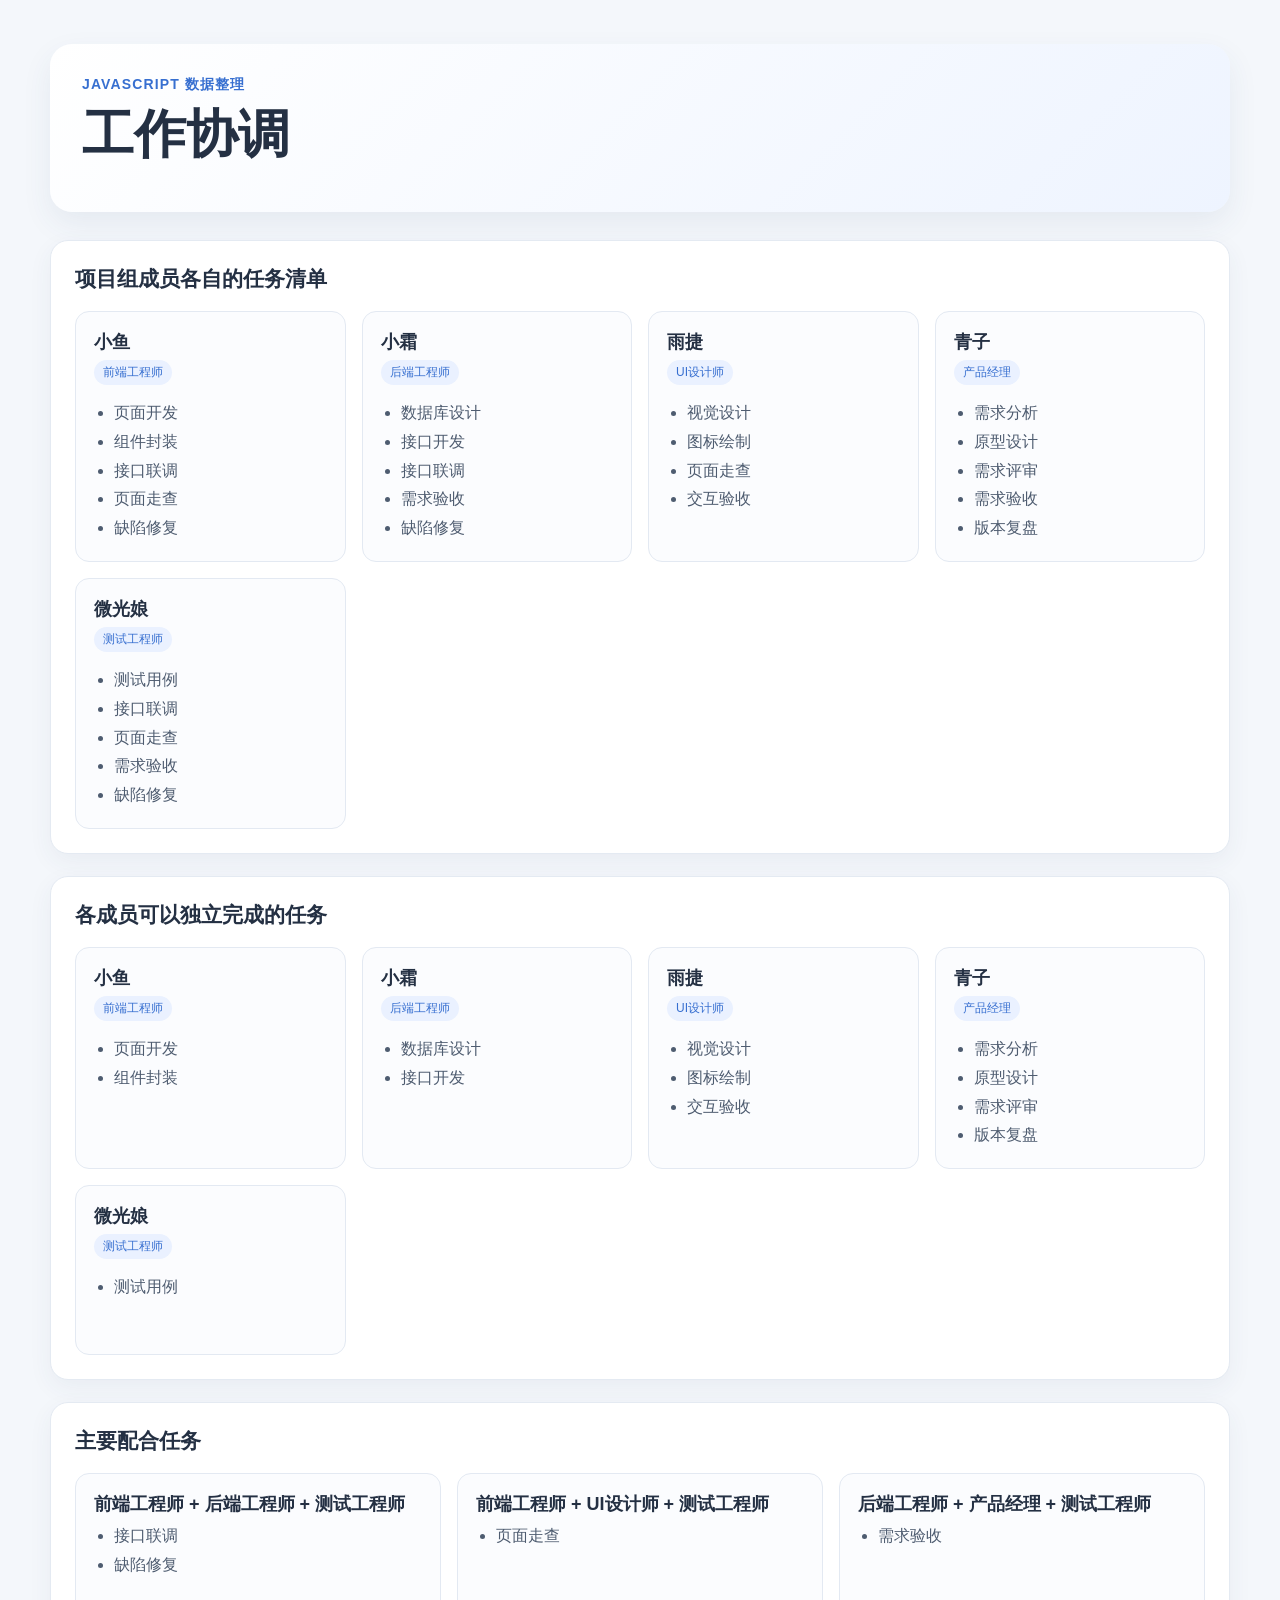
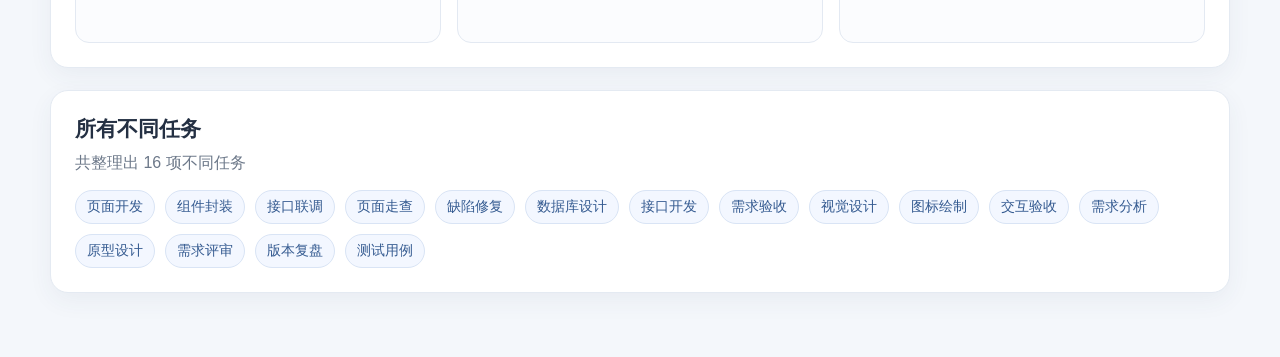
<file: 前端4/index.html>
<!DOCTYPE html>
<html lang="zh-CN">
<head>
  <meta charset="UTF-8" />
  <meta name="viewport" content="width=device-width, initial-scale=1.0" />
  <title>工作协调</title>
  <link rel="stylesheet" href="css/style.css" />
</head>
<body>
  <main id="root">
    <header class="page-header">
      <p class="eyebrow">JavaScript 数据整理</p>
      <h1>工作协调</h1>
    </header>

    <section class="panel">
      <h2>项目组成员各自的任务清单</h2>
      <div id="member-task-container" class="card-grid"></div>
    </section>

    <section class="panel">
      <h2>各成员可以独立完成的任务</h2>
      <div id="independent-task-container" class="card-grid"></div>
    </section>

    <section class="panel">
      <h2>主要配合任务</h2>
      <div id="cooperation-task-container" class="card-grid"></div>
    </section>

    <section class="panel all-task-panel">
      <h2>所有不同任务</h2>
      <p id="all-task-count" class="task-count"></p>
      <div id="all-task-container" class="tag-list"></div>
    </section>
  </main>

  <script src="js/task-utils.js"></script>
  <script src="js/index.js"></script>
</body>
</html>
</file>
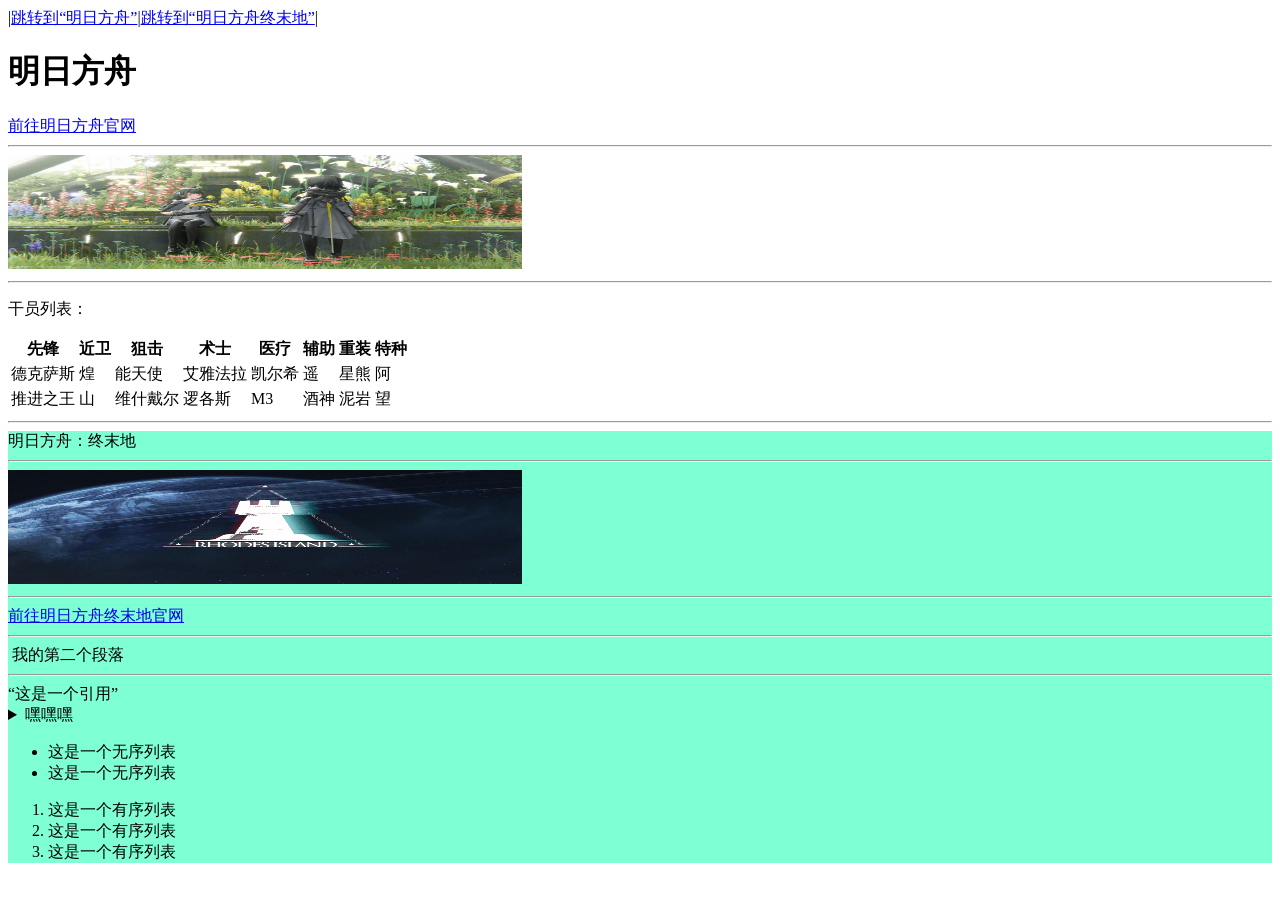
<file: fountend.html>
<!DOCTYPE html>
<html>
    <head>
        <meta charset = "UTF-8">
        <title>
            我的游戏展览馆</title>
    </head>
    <body>
        |<a href="#section1">跳转到“明日方舟”</a>|<a href="#section2">跳转到“明日方舟终末地”</a>|
        <div id="section1"></div>
        <h1>明日方舟</h1>

        <a href="https://ak.hypergryph.com/">前往明日方舟官网</a>
        <hr>
        <img src="./img/1.png" width="514" height="114" alt="为什么没有呢？" />
        <hr>
        <p>干员列表：</p>
        <table>
            <thead>
                <tr>
                    <th>先锋</th>
                    <th>近卫</th>
                    <th>狙击</th>
                    <th>术士</th>
                    <th>医疗</th>
                    <th>辅助</th>
                    <th>重装</th>
                    <th>特种</th>
                </tr>
            </thead>
            <tbody>
                <tr>
                    <td>德克萨斯</td>
                    <td>煌</td>
                    <td>能天使</td>
                    <td>艾雅法拉</td>
                    <td>凯尔希</td>
                    <td>遥</td>
                    <td>星熊</td>
                    <td>阿</td>
                </tr>
                <tr>
                    <td>推进之王</td>
                    <td>山</td>
                    <td>维什戴尔</td>
                    <td>逻各斯</td>
                    <td>M3</td>
                    <td>酒神</td>
                    <td>泥岩</td>
                    <td>望</td>
                </tr>
            </tbody>
        </table>
        <hr>

        <!这是一个注释>

        <div id="section2"
        <h1 style="background-color: aquamarine;">明日方舟：终末地</h1>
        <hr>
        <img src="./img/2.png" width="514" height="114" alt="为什么没有呢？">
        <hr>
        <a href="https://endfield.hypergryph.com/#home">前往明日方舟终末地官网</a>
        <hr>
        <img sec="" width="" height=""/>

        <p2>我的第二个段落</p2>
        <hr>
        <q>这是一个引用</q>

        <details>
            <summary>嘿嘿嘿</summary>
            <p>这里什么也没有</p>
        </details>

        <ul>
            <li>这是一个无序列表</li>
            <li>这是一个无序列表</li>
        </ul>

        <ol>
            <li>这是一个有序列表</li>
            <li>这是一个有序列表</li>
            <li>这是一个有序列表</li>
        </ol>

    </body>
</html>
</file>
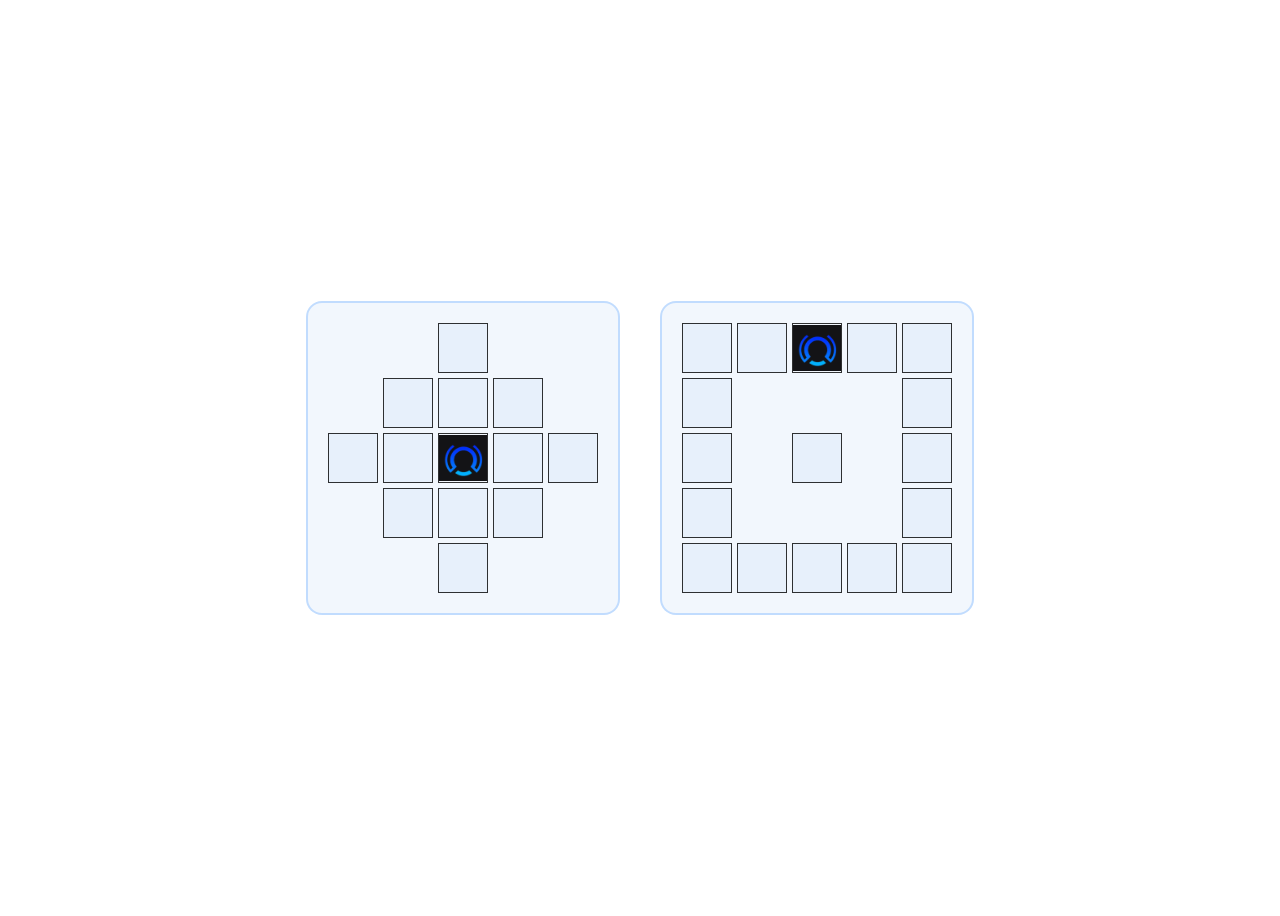
<file: 前端3/前端-3.html>
<!DOCTYPE html>
<html>
    <head>
        <mata charset="UTF-8">
        <mata name="viewport" content="width=device-width,initial-scale=1">
        <title>我的展览馆</title>
        <link rel="stylesheet" href="style.css">
    </head>
    <body>
        <div class="walls">
            <section class="wall">
                <div class="grid">
                    <div class="cell1"></div>
                    <div class="cell1"></div>
                    <div class="cell"></div>
                    <div class="cell1"></div>
                    <div class="cell1"></div>

                    <div class="cell1"></div>
                    <div class="cell"></div>
                    <div class="cell"></div>
                    <div class="cell"></div>
                    <div class="cell1"></div>

                    <div class="cell"></div>
                    <div class="cell"></div>
                    <div class="cell2">
                        <img src="./image.png">
                    </div>
                    <div class="cell"></div>
                    <div class="cell"></div>

                    <div class="cell1"></div>
                    <div class="cell"></div>
                    <div class="cell"></div>
                    <div class="cell"></div>
                    <div class="cell1"></div>

                    <div class="cell1"></div>
                    <div class="cell1"></div>
                    <div class="cell"></div>
                    <div class="cell1"></div>
                    <div class="cell1"></div>
                </div>
            </section>
            <section class="wall">
                <div class="grid">
                    <div class="cell"></div>
                    <div class="cell"></div>
                    <div class="cell2">
                        <img src="./image.png">
                    </div>
                    <div class="cell"></div>
                    <div class="cell"></div>

                    <div class="cell"></div>
                    <div class="cell1"></div>
                    <div class="cell1"></div>
                    <div class="cell1"></div>
                    <div class="cell"></div>

                    <div class="cell"></div>
                    <div class="cell1"></div>
                    <div class="cell"></div>
                    <div class="cell1"></div>
                    <div class="cell"></div>

                    <div class="cell"></div>
                    <div class="cell1"></div>
                    <div class="cell1"></div>
                    <div class="cell1"></div>
                    <div class="cell"></div>

                    <div class="cell"></div>
                    <div class="cell"></div>
                    <div class="cell"></div>
                    <div class="cell"></div>
                    <div class="cell"></div>
                </div>
            </section>
        </div>
    </body>
</html>
</file>
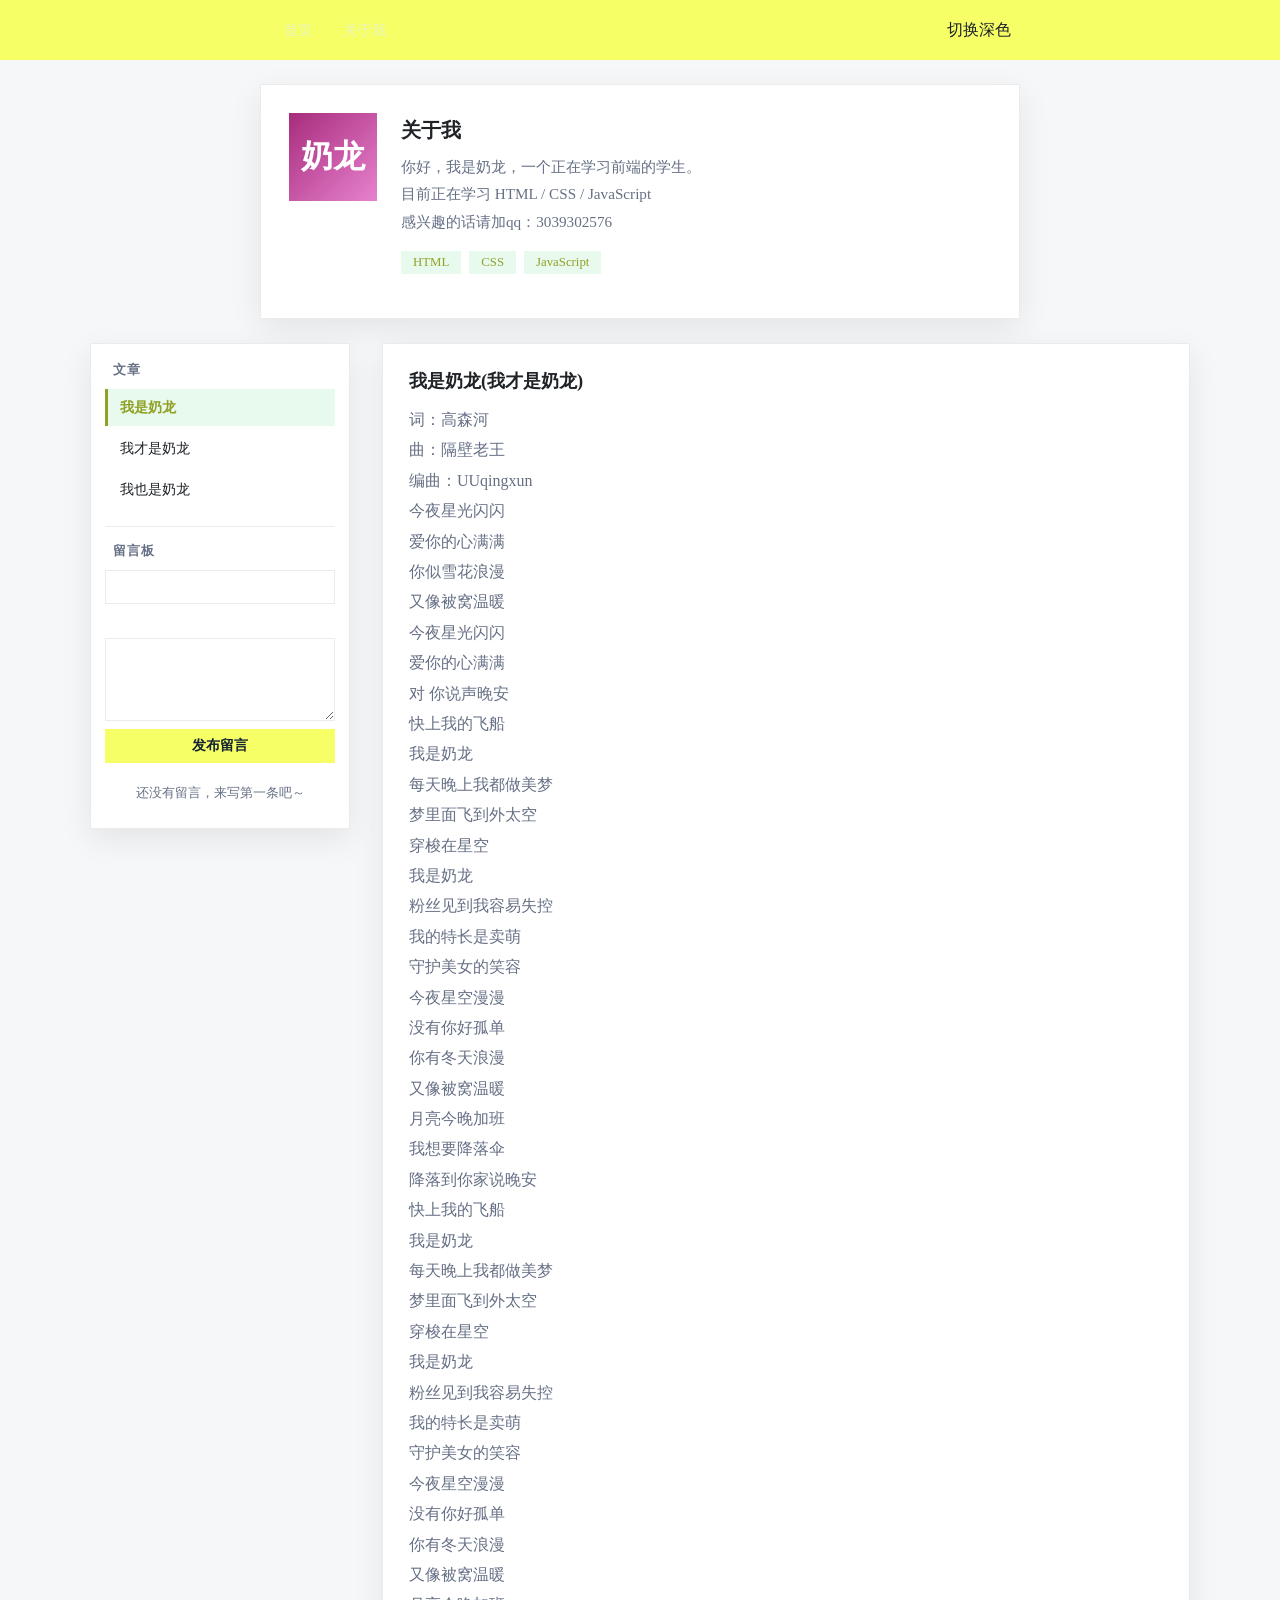
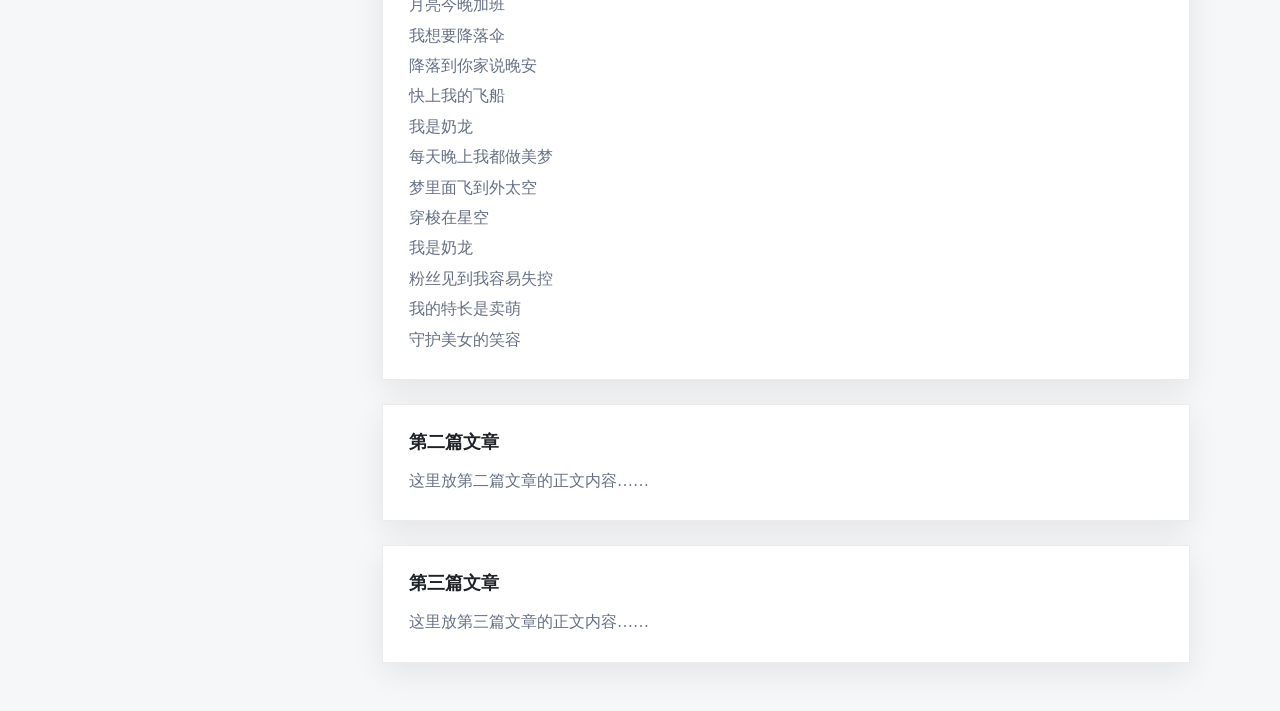
<file: 前端5/blog.html>
<!DOCTYPE html>
<html lang="en">
<head>
    <meta charset="UTF-8">
    <meta name="viewport" content="width=device-width, initial-scale=1.0">
    <title>未祇的个人blog</title>
    <link rel="stylesheet" href="css/blog.css">
</head>
<body>
    <header class="topbar">
        <div class='topbar_inner'>
            <nav class="topbar_nav">
                <a class="topbar_brand" href="#/">首页</a>
                <a class="topbar_brand" href="#about">关于我</a>
            </nav>

            <button id="theme_changer" class="topbar_btn">切换主题</button>
        </div>
    </header>
    <section class="intro" id="about" aria-labelledby="intro-title">
      <div class="intro_card">
        <div class="intro_avatar" aria-hidden="true">奶龙</div>

        <div class="intro_body">
          <h2 class="intro_title" id="intro-title">关于我</h2>
          <p class="intro_text">
            你好，我是奶龙，一个正在学习前端的学生。<br>
            目前正在学习 HTML / CSS / JavaScript <br>
            感兴趣的话请加qq：3039302576
          </p>

          <ul class="intro_tags">
            <li>HTML</li>
            <li>CSS</li>
            <li>JavaScript</li>
          </ul>
        </div>
      </div>
    </section>
  <div class="layout">
    <aside class="sidebar" aria-label="文章菜单">
      <h2 class="sidebar_title">文章</h2>

      <nav class="sidebar_nav">
        <a href="#article-1" class="is-active">我是奶龙</a>
        <a href="#article-2">我才是奶龙</a>
        <a href="#article-3">我也是奶龙</a>
      </nav>
      <section class="board" aria-labelledby="board-title">
        <h2 class="sidebar_title" id="board-title">留言板</h2>

        <form class="board_form" id="board_form">
          <label class="sr-only" for="board_name">昵称</label>
          <input
            class="board_input"
            id="board_name"
            name="name"
            type="text"
            maxlength="12"
            autocomplete="nickname"
          >
          <br>
          <label class="sr-only" for="board_text">留言内容</label>
          <textarea
            class="board_textarea"
            id="board_text"
            name="text"
            rows="3"
            maxlength="200"
            required
          ></textarea>

          <button class="board_submit" type="submit">发布留言</button>
        </form>

        <ul class="board_list" id="board_list"></ul>
      </section>
    </aside>
    <main class="content">
      <article class="post" id="article-1">
        <h2>我是奶龙(我才是奶龙)</h2>
        <p>

词：高森河<br>

曲：隔壁老王<br>

编曲：UUqingxun<br>

今夜星光闪闪<br>

爱你的心满满<br>

你似雪花浪漫<br>

又像被窝温暖<br>

今夜星光闪闪<br>

爱你的心满满<br>

对

你说声晚安<br>

快上我的飞船<br>

我是奶龙<br>

每天晚上我都做美梦<br>

梦里面飞到外太空<br>

穿梭在星空<br>

我是奶龙<br>

粉丝见到我容易失控<br>

我的特长是卖萌<br>

守护美女的笑容<br>

今夜星空漫漫<br>

没有你好孤单<br>

你有冬天浪漫<br>

又像被窝温暖<br>

月亮今晚加班<br>

我想要降落伞<br>

降落到你家说晚安<br>

快上我的飞船<br>

我是奶龙<br>

每天晚上我都做美梦<br>

梦里面飞到外太空<br>

穿梭在星空<br>

我是奶龙<br>

粉丝见到我容易失控<br>

我的特长是卖萌<br>

守护美女的笑容<br>

今夜星空漫漫<br>

没有你好孤单<br>

你有冬天浪漫<br>

又像被窝温暖<br>

月亮今晚加班<br>

我想要降落伞<br>

降落到你家说晚安<br>

快上我的飞船<br>

我是奶龙<br>

每天晚上我都做美梦<br>

梦里面飞到外太空<br>

穿梭在星空<br>

我是奶龙<br>

粉丝见到我容易失控<br>

我的特长是卖萌<br>

守护美女的笑容</p>
      </article>

      <article class="post" id="article-2">
        <h2>第二篇文章</h2>
        <p>这里放第二篇文章的正文内容……</p>
      </article>

      <article class="post" id="article-3">
        <h2>第三篇文章</h2>
        <p>这里放第三篇文章的正文内容……</p>
      </article>
    </main>
  </div>
    <script src="js/theme.js"></script>
    <script src="js/sidebar.js"></script>
    <script src="js/board.js"></script>
</body>
</html>
</file>
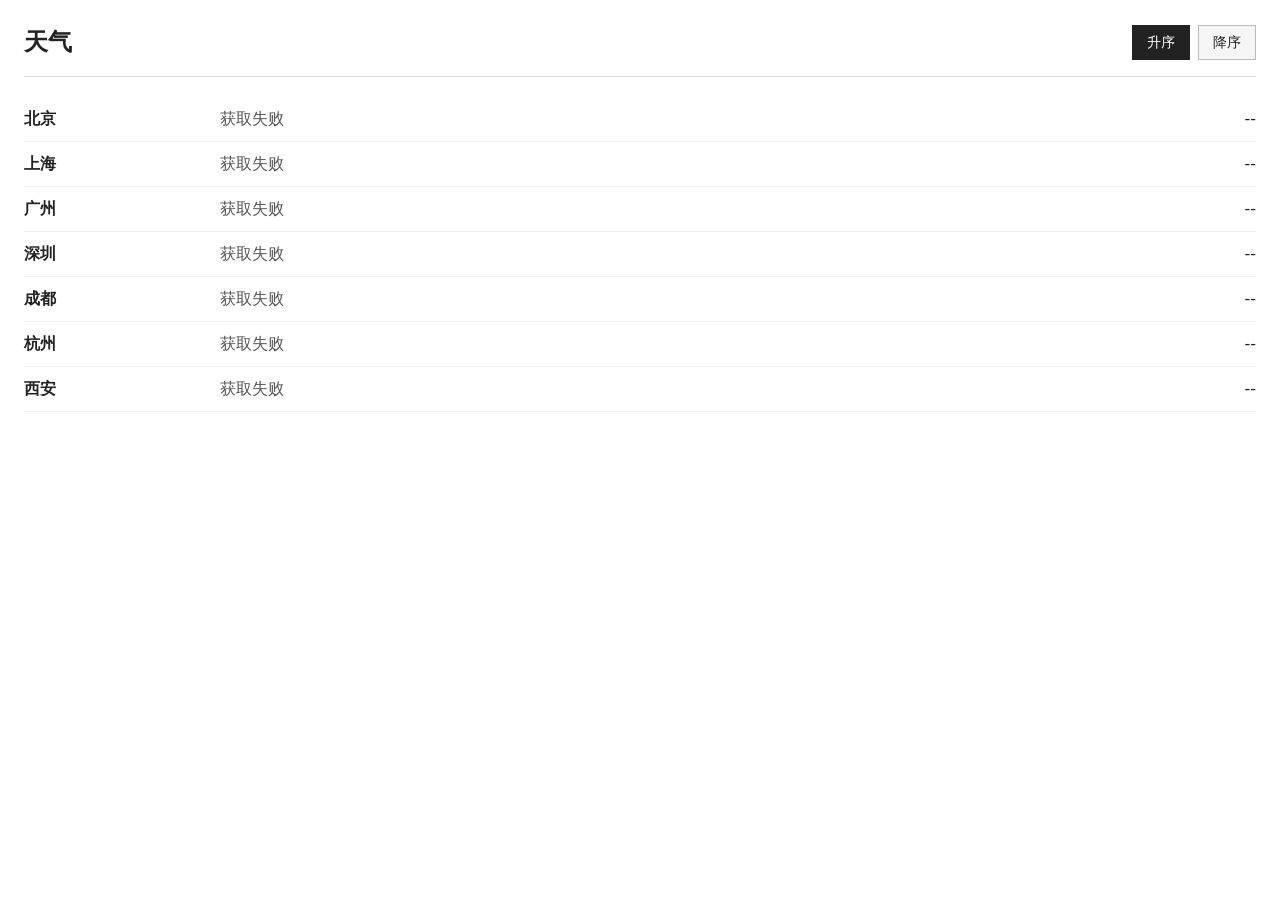
<file: 前端6/weather.html>
<!DOCTYPE html>
<html lang="zh-CN">
<head>
  <meta charset="UTF-8" />
  <meta name="viewport" content="width=device-width, initial-scale=1.0" />
  <title>天气</title>
  <link rel="stylesheet" href="css/weather.css" />
</head>
<body>
  <header class="header">
    <h1>天气</h1>
    <div class="sort">
      <button type="button" data-sort="asc" aria-pressed="true">升序</button>
      <button type="button" data-sort="desc" aria-pressed="false">降序</button>
    </div>
  </header>

  <main>
    <ul class="city-list" id="city-list"></ul>
  </main>

  <script src="js/weather.js"></script>
</body>
</html>
</file>
<file: 前端4/css/style.css>
* {
  box-sizing: border-box;
}

body {
  margin: 0;
  min-width: 320px;
  background: #f4f7fb;
  color: #243043;
  font-family: "Segoe UI", "PingFang SC", "Microsoft YaHei", sans-serif;
}

#root {
  width: min(1180px, calc(100% - 32px));
  margin: 0 auto;
  padding: 44px 0 64px;
}

.page-header {
  margin-bottom: 28px;
  padding: 32px;
  border-radius: 22px;
  background: linear-gradient(135deg, #ffffff, #eef4ff);
  box-shadow: 0 12px 30px rgba(48, 75, 110, 0.08);
}

.page-header h1 {
  margin: 6px 0 10px;
  font-size: clamp(32px, 5vw, 52px);
}

.page-header p {
  margin-bottom: 0;
  color: #617086;
}

.eyebrow {
  margin: 0;
  color: #376fd0 !important;
  font-size: 14px;
  font-weight: 700;
  letter-spacing: 0.08em;
  text-transform: uppercase;
}

.panel {
  margin-top: 22px;
  padding: 24px;
  border: 1px solid #e4eaf2;
  border-radius: 18px;
  background: #ffffff;
  box-shadow: 0 8px 24px rgba(48, 75, 110, 0.06);
}

.panel h2 {
  margin: 0 0 18px;
  font-size: 21px;
}

.card-grid {
  display: grid;
  grid-template-columns: repeat(auto-fit, minmax(230px, 1fr));
  gap: 16px;
}

.task-card {
  min-height: 170px;
  padding: 18px;
  border: 1px solid #e3e9f2;
  border-radius: 14px;
  background: #fbfcfe;
}

.task-card h3 {
  margin: 0 0 6px;
  font-size: 18px;
}

.task-card .role {
  display: inline-block;
  margin-bottom: 14px;
  padding: 4px 9px;
  border-radius: 999px;
  background: #eaf1ff;
  color: #376fd0;
  font-size: 12px;
}

.task-list {
  margin: 0;
  padding-left: 20px;
  color: #4e5c70;
  line-height: 1.8;
}

.empty-message {
  color: #96a0ae;
  font-style: italic;
}

.tag-list {
  display: flex;
  flex-wrap: wrap;
  gap: 10px;
}

.task-tag {
  padding: 7px 11px;
  border: 1px solid #d9e4f5;
  border-radius: 999px;
  background: #f3f7ff;
  color: #355b91;
  font-size: 14px;
}

.task-count {
  margin-top: -8px;
  color: #6c7889;
}

.error-box {
  padding: 16px;
  border: 1px solid #f0c5c5;
  border-radius: 12px;
  background: #fff4f4;
  color: #a33b3b;
  white-space: pre-wrap;
}

@media (max-width: 640px) {
  #root {
    width: min(100% - 20px, 1180px);
    padding-top: 20px;
  }

  .page-header,
  .panel {
    padding: 18px;
  }
}
</file>
<file: 前端3/style.css>
.grid {
    display: grid;
    grid-template-columns: 50px 50px 50px 50px 50px;
    grid-template-rows: 50px 50px 50px 50px 50px;
    gap: 5px;
}

.cell {
    border: 1px solid rgba(0,0,0,0.8);
    padding: 20px;
    background-color: rgba(106,148,226,.08)
}

.cell1 {
    border: 1px;
}

.cell2 {
    border: 1px solid rgba(0,0,0,0.8);
    padding: 0;
    box-sizing: border-box;
    overflow: hidden;
}

.cell2 img {
    disply: block;
    width: 100%;
    height: 100%;
    object-fit: contain;
}

.wall {
    padding: 20px;
    border: 2px solid rgba(120,180,255,.4);
    border-radius: 16px;
    background-color: rgba(96,148,226,.08);
}

.wall:hover {
  transform: translateY(-4px);
  border-color: rgba(160,215,255,.9);
  box-shadow: 0 20px 36px -14px rgba(0,0,0,.9), 0 0 24px rgba(90,165,255,.35);
}

.grid1 {
    display: grid;
    grid-template-columns: 50px 50px 50px 50px 50px;
    grid-template-rows: 50px 50px 50px 50px 50px;
    gap: 5px;
}

.walls {
    display: flex;
    justify-content: center;
    align-items: center;
    gap: 40px; 
    flex-wrap: nowrap; 
}

body {
  display: flex;
  align-items: center;
  justify-content: center;
  min-height: 100vh;
}
</file>
<file: 前端5/css/blog.css>
:root {
  --bg-soft: #f6f7f9;
  --text-main: #1f2328;
  --text-soft: rgb(235, 244, 191);
  --topbar-bg: rgb(247, 255, 103);
}

[data-theme='dark'] {
  --bg-soft: #171a21;
  --text-main: #e6e8eb;
  --topbar-bg: rgba(15, 17, 21, .78);
}

body {
    background: var(--bg-soft);
    color: var(--text-main);
    transition: background .2s, color .2s;
    min-height: 100vh;
    margin: 0;
}

.topbar {
    position: sticky;
    top: 0;
    z-index: 100;
    background-color: var(--topbar-bg);
    transition: background-color .2s;
}

.topbar_inner {
    max-width: 760px;
    margin: 0 auto;
    padding: 0 22px;
    display: flex;
    gap: 16px;
    align-items: center;
    height: 60px;
}

.topbar_nav {
  display: flex;
  gap: 8px;
  padding: 6px 12px;
  border-radius: 0;
}

.topbar_nav a {
  color: var(--text-soft);
  text-decoration: none;
  font-size: .9rem;
  padding: 6px 12px;
  border-radius: 0;
  transition: color .2s, background .2s;
}

.topbar_btn {
  margin-left: auto;
  border: none;
  background: transparent;
  color: inherit;
  cursor: pointer;
  font-size: 1rem;
  line-height: 1;
  padding: 7px 9px;
  border-radius: 0;
  transition: background .2s;
}

.topbar_btn:hover {
  background: rgba(0, 0, 0, .08);
}

[data-theme='dark'] .topbar_btn:hover {
  background: rgba(255, 255, 255, .12);
}

:root {
  --card-bg: #ffffff;
  --card-border: rgba(0, 0, 0, .08);
  --card-shadow: 0 10px 30px rgba(0, 0, 0, .08);
  --muted: #667085;
  --tag-bg: rgba(126, 218, 156, .18);
  --tag-text: #91a126;
}

[data-theme='dark'] {
  --card-bg: #1e222a;
  --card-border: rgba(255, 255, 255, .1);
  --card-shadow: 0 10px 30px rgba(0, 0, 0, .4);
  --muted: #e0db71;
  --tag-bg: rgba(186, 255, 209, 0.623);
  --tag-text: #cec51c;
}

.intro {
  max-width: 760px;
  margin: 24px auto;
  padding: 0 22px;
}

.intro_card {
  display: flex;
  gap: 24px;
  align-items: flex-start;
  padding: 28px;
  background: var(--card-bg);
  border: 1px solid var(--card-border);
  border-radius: 0;
  box-shadow: var(--card-shadow);
  transition: background .2s, border-color .2s, box-shadow .2s;
}

.intro_avatar {
  flex: 0 0 88px;
  width: 88px;
  height: 88px;
  display: grid;
  place-items: center;
  border-radius: 0;
  font-size: 2rem;
  font-weight: 700;
  color: #fff;
  background: linear-gradient(135deg, rgb(167, 44, 124), #e782cf);
  user-select: none;
}

.intro_body {
  flex: 1;
  min-width: 0;
}

.intro_title {
  margin: 4px 0 10px;
  font-size: 1.25rem;
  line-height: 1.3;
}

.intro_text {
  margin: 0 0 16px;
  color: var(--muted);
  line-height: 1.8;
  font-size: .95rem;
}

.intro_tags {
  display: flex;
  flex-wrap: wrap;
  gap: 8px;
  margin: 0 0 16px;
  padding: 0;
  list-style: none;
}

.intro_tags li {
  padding: 4px 12px;
  border-radius: 0;
  font-size: .8rem;
  background: var(--tag-bg);
  color: var(--tag-text);
}

.intro_links {
  display: flex;
  flex-wrap: wrap;
  gap: 8px;
}

.intro_links a {
  padding: 6px 14px;
  border-radius: 0;
  font-size: .85rem;
  color: var(--topbar-bg);
  text-decoration: none;
  border: 1px solid var(--card-border);
  transition: background .2s, color .2s;
}

.intro_links a:hover {
  background: var(--topbar-bg);
  color: #123;
}

/* 手机窄屏改为上下排列 */
@media (max-width: 520px) {
  .intro_card {
    flex-direction: column;
    align-items: center;
    text-align: center;
    padding: 22px 18px;
  }

  .intro_tags,
  .intro_links {
    justify-content: center;
  }
}

/* ===== 平滑滚动 & 顶栏避让 ===== */
html {
  scroll-behavior: smooth;
}

/* ===== 两栏布局 ===== */
.layout {
  max-width: 1100px;
  margin: 24px auto;
  padding: 0 22px;
  display: grid;
  grid-template-columns: 220px minmax(0, 1fr);
  gap: 32px;
  align-items: start;
}

/* ===== 侧边栏 ===== */
.sidebar {
  position: sticky;
  top: 76px;              /* 顶栏高 60px，留 16px 间距 */
  padding: 18px 14px;
  background: var(--card-bg, #fff);
  border: 1px solid var(--card-border, rgba(0, 0, 0, .08));
  border-radius: 0;
  box-shadow: var(--card-shadow, 0 10px 30px rgba(0, 0, 0, .08));
  transition: background .2s, border-color .2s, box-shadow .2s;
}

.sidebar_title {
  margin: 0 0 10px;
  padding: 0 8px;
  font-size: .8rem;
  font-weight: 600;
  letter-spacing: .08em;
  color: var(--muted, #667085);
  text-transform: uppercase;
}

.sidebar_nav {
  display: flex;
  flex-direction: column;
  gap: 4px;
}

.sidebar_nav a {
  display: block;
  padding: 9px 12px;
  border-radius: 0;
  font-size: .9rem;
  color: inherit;
  text-decoration: none;
  border-left: 3px solid transparent;
  transition: background .2s, color .2s, border-color .2s;
}

.sidebar_nav a:hover {
  background: var(--tag-bg, rgba(126, 218, 156, .18));
}

/* 当前正在阅读的文章 */
.sidebar_nav a.is-active {
  background: var(--tag-bg, rgba(126, 218, 156, .18));
  color: var(--tag-text, #2f7d52);
  border-left-color: var(--tag-text, #2f7d52);
  font-weight: 600;
}

/* ===== 主内容 & 文章卡片 ===== */
.content {
  min-width: 0;             /* 防止 grid 子项被长内容撑破 */
}

.post {
  margin-bottom: 24px;
  padding: 24px 26px;
  background: var(--card-bg, #fff);
  border: 1px solid var(--card-border, rgba(0, 0, 0, .08));
  border-radius: 0;
  box-shadow: var(--card-shadow, 0 10px 30px rgba(0, 0, 0, .08));
  scroll-margin-top: 80px;  /* 跳转时给 sticky 顶栏让位，避免标题被遮住 */
  transition: background .2s, border-color .2s;
}

.post h2 {
  margin: 0 0 12px;
  font-size: 1.15rem;
}

.post p {
  margin: 0;
  line-height: 1.9;
  color: var(--muted, #667085);
}

.content .intro {
  margin: 0 0 24px;
  padding: 0;
}

@media (max-width: 820px) {
  .layout {
    grid-template-columns: 1fr;
    gap: 20px;
    margin-top: 16px;
  }

  .sidebar {
    position: static;
    padding: 15px;
  }

  .sidebar_title {
    margin-bottom: 6px;
  }

  .sidebar_nav {
    flex-direction: row;
    gap: 8px;
    overflow-x: auto;
    padding-bottom: 4px;
  }

  .sidebar_nav a {
    flex: 0 0 auto;
    border-left: none;
    border-bottom: 3px solid transparent;
    white-space: nowrap;
  }

  .sidebar_nav a.is-active {
    border-left-color: transparent;
    border-bottom-color: var(--tag-text, #2f7d52);
  }
}

/* ===== 留言板（侧边栏内） ===== */
.sr-only {
  position: absolute;
  width: 1px;
  height: 1px;
  padding: 0;
  margin: -1px;
  overflow: hidden;
  clip: rect(0 0 0 0);
  white-space: nowrap;
  border: 0;
}

.board {
  margin-top: 18px;
  padding-top: 16px;
  border-top: 1px solid var(--card-border, rgba(0, 0, 0, .08));
}

.board_form {
  display: flex;
  flex-direction: column;
  gap: 8px;
}

.board_input,
.board_textarea {
  width: 100%;
  box-sizing: border-box;
  padding: 8px 10px;
  font: inherit;
  font-size: .85rem;
  color: inherit;
  background: transparent;
  border: 1px solid var(--card-border, rgba(0, 0, 0, .15));
  border-radius: 0;
  outline: none;
  transition: border-color .2s, box-shadow .2s;
}

.board_textarea {
  resize: vertical;
  min-height: 68px;
  max-height: 160px;
  line-height: 1.6;
}

.board_input:focus,
.board_textarea:focus {
  border-color: var(--tag-text, #2f7d52);
  box-shadow: 0 0 0 3px var(--tag-bg, rgba(126, 218, 156, .18));
}

.board_input::placeholder,
.board_textarea::placeholder {
  color: var(--muted, #98a2b3);
}

.board_submit {
  padding: 8px 10px;
  font: inherit;
  font-size: .85rem;
  font-weight: 600;
  color: #123;
  background: var(--topbar-bg, rgb(152, 231, 204));
  border: none;
  border-radius: 0;
  cursor: pointer;
  transition: filter .2s, transform .1s;
}

.board_submit:hover { filter: brightness(.95); }
.board_submit:active { transform: scale(.98); }

.board_hint {
  margin: 0;
  font-size: .72rem;
  color: var(--muted, #98a2b3);
}

.board_list {
  display: flex;
  flex-direction: column;
  gap: 8px;
  max-height: 220px;          /* 留言多了在侧边栏内滚动 */
  margin: 14px 0 0;
  padding: 0;
  list-style: none;
  overflow-y: auto;
}

.board_item {
  padding: 8px 10px;
  background: var(--tag-bg, rgba(126, 218, 156, .12));
  border-radius: 0;
}

.board_meta {
  display: flex;
  justify-content: space-between;
  gap: 6px;
  margin-bottom: 4px;
  font-size: .72rem;
}

.board_name {
  font-weight: 600;
  overflow: hidden;
  text-overflow: ellipsis;
  white-space: nowrap;
}

.board_time {
  flex: 0 0 auto;
  color: var(--muted, #98a2b3);
}

.board_body {
  margin: 0;
  font-size: .82rem;
  line-height: 1.6;
  word-break: break-word;
  white-space: pre-wrap;
}

.board_empty {
  padding: 8px 0;
  font-size: .8rem;
  color: var(--muted, #98a2b3);
  text-align: center;
}

/* 侧边栏加宽一点，给留言板留空间；并防止 sticky 时超出视口 */
.layout {
  grid-template-columns: 260px minmax(0, 1fr);
}

.sidebar {
  max-height: calc(100vh - 96px);
  overflow-y: auto;
}

@media (max-width: 820px) {
  .layout {
    grid-template-columns: 1fr;
  }

  .sidebar {
    max-height: none;
  }

  .board_list {
    max-height: 180px;
  }
}
</file>
<file: 前端6/css/weather.css>
* {
  box-sizing: border-box;
}

body {
  margin: 0;
  padding: 24px;
  background: #ffffff;
  color: #222222;
  font-family: system-ui, -apple-system, "Segoe UI", "PingFang SC", "Microsoft YaHei", sans-serif;
  font-size: 16px;
  line-height: 1.5;
}

h1 {
  margin: 0;
}

.header {
  display: flex;
  align-items: center;
  justify-content: space-between;
  gap: 16px;
  margin-bottom: 20px;
  padding-bottom: 16px;
  border-bottom: 1px solid #dddddd;
}

.header h1 {
  font-size: 24px;
}

.sort {
  display: flex;
  gap: 8px;
}

button {
  padding: 6px 14px;
  border: 1px solid #bbbbbb;
  border-radius: 0;
  background: #f5f5f5;
  color: #222222;
  font: inherit;
  font-size: 14px;
  cursor: pointer;
}

button:hover {
  background: #e8e8e8;
}

button[aria-pressed="true"] {
  border-color: #222222;
  background: #222222;
  color: #ffffff;
}

button:focus-visible {
  outline: 2px solid #2b6cb0;
  outline-offset: 2px;
}

.city-list {
  margin: 0;
  padding: 0;
  list-style: none;
}

.city-row {
  display: grid;
  grid-template-columns: 180px 1fr 80px;
  gap: 16px;
  align-items: center;
  padding: 10px 0;
  border-bottom: 1px solid #eeeeee;
}

.city-name {
  font-weight: 600;
}

.city-weather {
  color: #555555;
}

.city-temp {
  text-align: right;
}
</file>
